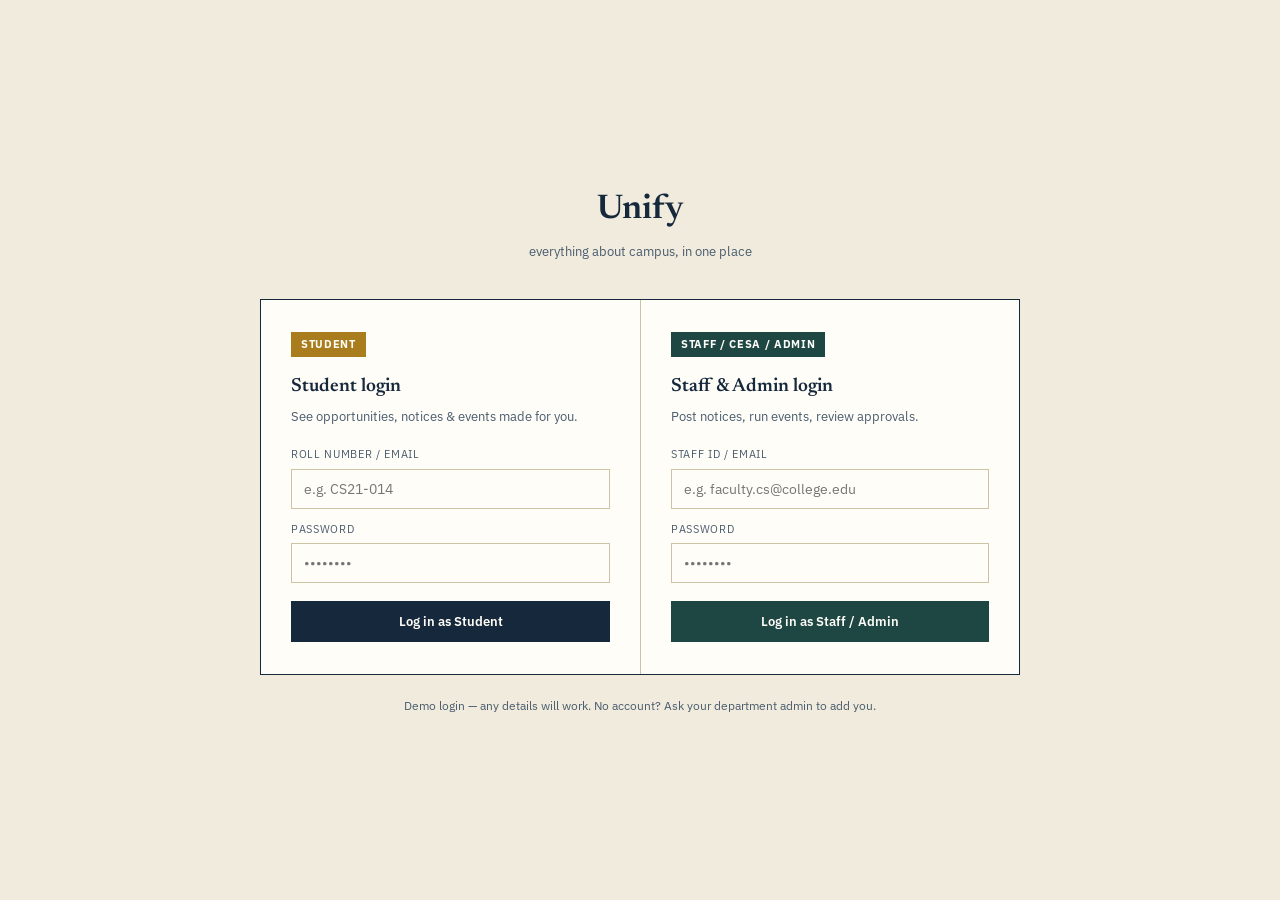
<file: index.html>
<!DOCTYPE html>
<html lang="en">
<head>
<meta charset="UTF-8">
<meta name="viewport" content="width=device-width, initial-scale=1.0">
<title>Unify — Log in</title>
<link rel="preconnect" href="https://fonts.googleapis.com">
<link href="https://fonts.googleapis.com/css2?family=Newsreader:ital,opsz,wght@0,6..72,400;0,6..72,500;0,6..72,600;1,6..72,500&family=IBM+Plex+Sans:wght@400;500;600;700&display=swap" rel="stylesheet">
<link rel="stylesheet" href="style.css">
</head>
<body>

<div id="login-screen">
  <div class="login-logo">
    <div class="mark">Unify</div>
    <div class="tag">everything about campus, in one place</div>
  </div>

  <div id="loginError">Enter both fields to continue.</div>

  <div class="login-cards">
    <div class="login-card student">
      <span class="role-tab">STUDENT</span>
      <h3>Student login</h3>
      <p>See opportunities, notices &amp; events made for you.</p>
      <div class="field"><label>Roll number / email</label><input id="stuUser" type="text" placeholder="e.g. CS21-014"></div>
      <div class="field"><label>Password</label><input id="stuPass" type="password" placeholder="••••••••"></div>
      <button class="btn" onclick="login('student')">Log in as Student</button>
    </div>
    <div class="login-card staff">
      <span class="role-tab">STAFF / CESA / ADMIN</span>
      <h3>Staff &amp; Admin login</h3>
      <p>Post notices, run events, review approvals.</p>
      <div class="field"><label>Staff ID / email</label><input id="staffUser" type="text" placeholder="e.g. faculty.cs@college.edu"></div>
      <div class="field"><label>Password</label><input id="staffPass" type="password" placeholder="••••••••"></div>
      <button class="btn teal" onclick="login('staff')">Log in as Staff / Admin</button>
    </div>
  </div>
  <div class="login-foot">Demo login — any details will work. No account? Ask your department admin to add you.</div>
</div>

<script>
function login(role){
  const userId = role === 'student' ? document.getElementById('stuUser').value.trim() : document.getElementById('staffUser').value.trim();
  const pass = role === 'student' ? document.getElementById('stuPass').value.trim() : document.getElementById('staffPass').value.trim();
  const err = document.getElementById('loginError');
  if(!userId || !pass){
    err.style.display = 'block';
    return;
  }
  err.style.display = 'none';
  sessionStorage.setItem('unify_role', role);
  sessionStorage.setItem('unify_user', userId);
  window.location.href = role === 'student' ? 'student.html' : 'staff.html';
}

// If already logged in this session, skip straight to the right portal.
(function(){
  const existing = sessionStorage.getItem('unify_role');
  if(existing === 'student') window.location.href = 'student.html';
  if(existing === 'staff') window.location.href = 'staff.html';
})();
</script>
</body>
</html>
</file>
<file: style.css>
:root{
  --ink:#16283b;
  --ink-soft:#4a5c6e;
  --paper:#f0ebdd;
  --paper-alt:#e6dfc9;
  --line:#cdc3a4;
  --mustard:#d3a02f;
  --mustard-deep:#a97c1e;
  --brick:#b14833;
  --teal:#2c6864;
  --teal-deep:#1e4744;
  --white:#fffdf8;
  --shadow:0 1px 0 rgba(22,40,59,0.08);
  --radius:2px;
}
*{box-sizing:border-box;}
html,body{overflow-x:hidden;}
html{scroll-behavior:smooth;}
body{
  margin:0;
  background:var(--paper);
  color:var(--ink);
  font-family:'IBM Plex Sans',sans-serif;
  font-size:15px;
  line-height:1.5;
}
h1,h2,h3,.serif{font-family:'Newsreader',serif;}
a{color:inherit;}
img{max-width:100%;}
.wrap{max-width:1180px;margin:0 auto;padding:0 28px;}

/* ---------- Header ---------- */
header.site{
  position:sticky;top:0;z-index:50;
  background:var(--paper);
  border-bottom:1px solid var(--line);
}
.header-inner{
  display:flex;align-items:center;justify-content:space-between;
  padding:18px 28px;max-width:1180px;margin:0 auto;gap:24px;flex-wrap:wrap;
}
.logo{display:flex;align-items:baseline;gap:10px;}
.logo .mark{
  font-family:'Newsreader',serif;font-weight:600;font-size:26px;letter-spacing:0.5px;
}
.logo .tag{font-size:12px;color:var(--ink-soft);border-left:1px solid var(--line);padding-left:10px;}

.role-badge{
  font-size:11px;font-weight:700;letter-spacing:0.06em;padding:6px 12px;color:var(--white);
}
.role-badge.student{background:var(--mustard-deep);}
.role-badge.staff{background:var(--teal-deep);}

/* ---------- Hero ---------- */
.hero{padding:56px 0 40px;border-bottom:1px solid var(--line);}
.hero-grid{display:grid;grid-template-columns:1.15fr 0.85fr;gap:56px;align-items:center;}
.hero h1{font-size:42px;font-weight:500;line-height:1.15;margin:0 0 18px;max-width:16ch;}
.hero p.lede{font-size:16px;color:var(--ink-soft);max-width:46ch;margin:0 0 26px;}
.stat-row{display:flex;gap:34px;flex-wrap:wrap;border-top:1px solid var(--line);padding-top:18px;}
.stat{display:flex;flex-direction:column;}
.stat .n{font-family:'Newsreader',serif;font-size:26px;font-weight:600;}
.stat .l{font-size:12.5px;color:var(--ink-soft);}

.pinboard{position:relative;height:280px;}
.pin-card{
  position:absolute;background:var(--white);border:1px solid var(--line);
  padding:16px 18px;width:230px;box-shadow:var(--shadow);
}
.pin-card b{display:block;font-size:13.5px;margin-bottom:4px;}
.pin-card span{font-size:12px;color:var(--ink-soft);}
.pin-1{top:0;left:10px;transform:rotate(-3deg);}
.pin-2{top:70px;left:150px;transform:rotate(2deg);z-index:2;}
.pin-3{top:170px;left:20px;transform:rotate(1.5deg);}

/* ---------- Section shell ---------- */
.section{padding:44px 0;border-bottom:1px solid var(--line);}
.section-head{display:flex;align-items:baseline;justify-content:space-between;margin-bottom:22px;gap:16px;flex-wrap:wrap;}
.section-head h2{font-size:24px;font-weight:500;margin:0;}
.section-head .desc{font-size:13px;color:var(--ink-soft);}

.layout-2col{display:grid;grid-template-columns:1fr 320px;gap:36px;align-items:start;}

/* ---------- Search ---------- */
.search-bar{display:flex;border:1px solid var(--ink);margin-bottom:24px;background:var(--white);}
.search-bar input{
  flex:1;border:none;background:transparent;padding:13px 16px;font-size:14px;font-family:inherit;color:var(--ink);
}
.search-bar input:focus{outline:none;}
.search-bar button{border:none;border-left:1px solid var(--ink);background:var(--ink);color:var(--white);padding:0 20px;font-weight:600;font-size:13px;cursor:pointer;}
.chip-row{display:flex;gap:8px;margin-bottom:22px;flex-wrap:wrap;}
.chip{
  font-size:12.5px;padding:6px 13px;border:1px solid var(--line);border-radius:20px;background:var(--white);cursor:pointer;color:var(--ink-soft);
}
.chip.active{background:var(--ink);color:var(--white);border-color:var(--ink);}

/* ---------- Index-card (opportunity/notice) ---------- */
.card-list{display:flex;flex-direction:column;gap:0;}
.idx-card{
  display:grid;grid-template-columns:64px 1fr auto;gap:16px;align-items:start;
  padding:18px 0;border-top:1px solid var(--line);
}
.card-list .idx-card:last-child{border-bottom:1px solid var(--line);}
.idx-tab{
  font-family:'Newsreader',serif;font-size:12.5px;font-weight:600;color:var(--white);
  background:var(--mustard-deep);padding:4px 8px;text-align:center;align-self:start;
}
.idx-tab.urgent{background:var(--brick);}
.idx-tab.event{background:var(--teal-deep);}
.idx-body b.title{display:block;font-size:15.5px;font-weight:600;margin-bottom:4px;}
.idx-body .meta{font-size:12.5px;color:var(--ink-soft);}
.idx-body .meta span{margin-right:14px;}
.idx-right{text-align:right;display:flex;flex-direction:column;align-items:flex-end;gap:6px;min-width:120px;}
.countdown{font-size:12.5px;font-weight:600;color:var(--brick);}
.countdown.calm{color:var(--ink-soft);font-weight:500;}
.btn{
  font-family:inherit;font-size:12.5px;font-weight:600;padding:8px 14px;cursor:pointer;border:1px solid var(--ink);background:var(--ink);color:var(--white);
}
.btn.ghost{background:transparent;color:var(--ink);}
.btn.small{padding:6px 10px;font-size:11.5px;}
.btn.teal{background:var(--teal-deep);border-color:var(--teal-deep);}
.btn.brick{background:var(--brick);border-color:var(--brick);}

/* ---------- Sidebar widgets ---------- */
.widget{background:var(--white);border:1px solid var(--line);padding:18px 20px;margin-bottom:20px;}
.widget h3{font-size:14px;margin:0 0 14px;font-weight:600;font-family:'IBM Plex Sans',sans-serif;letter-spacing:0.2px;padding-bottom:10px;border-bottom:1px solid var(--line);}
.deadline-row{display:flex;justify-content:space-between;font-size:13px;padding:8px 0;border-bottom:1px dashed var(--line);}
.deadline-row:last-child{border-bottom:none;}
.deadline-row .d{font-weight:600;color:var(--brick);font-size:12px;}

.notif-item{font-size:12.5px;padding:9px 0;border-bottom:1px dashed var(--line);color:var(--ink-soft);}
.notif-item:last-child{border-bottom:none;}
.notif-item b{color:var(--ink);display:block;font-size:13px;margin-bottom:2px;}

/* ---------- Events history / doubts ---------- */
.accordion{border-top:1px solid var(--line);}
.acc-head{display:flex;justify-content:space-between;padding:14px 0;cursor:pointer;font-size:14px;font-weight:600;border-bottom:1px solid var(--line);}
.acc-head span.arrow{transition:transform 0.15s;}
.acc-body{display:none;padding:14px 0 20px;font-size:13px;color:var(--ink-soft);}
.acc-body.open{display:block;}
.acc-head.open span.arrow{transform:rotate(45deg);}

.doubt-box{margin-top:24px;background:var(--white);border:1px solid var(--line);padding:20px;}
.doubt-item{font-size:13px;padding:10px 0;border-bottom:1px dashed var(--line);}
.doubt-item b{display:block;margin-bottom:3px;}
.doubt-reply{margin-top:6px;padding-left:14px;border-left:2px solid var(--teal);color:var(--ink-soft);}
.ask-row{display:flex;gap:8px;margin-top:14px;}
.ask-row input{flex:1;border:1px solid var(--line);padding:10px 12px;font-family:inherit;font-size:13px;}

/* ---------- Staff portal ---------- */
.form-grid{display:grid;grid-template-columns:1fr 1fr;gap:12px;margin-bottom:14px;}
.form-grid.full{grid-template-columns:1fr;}
.field label{display:block;font-size:11.5px;text-transform:uppercase;letter-spacing:0.06em;color:var(--ink-soft);margin-bottom:6px;}
.field input,.field select,.field textarea{
  width:100%;border:1px solid var(--line);padding:10px 12px;font-family:inherit;font-size:13.5px;background:var(--white);color:var(--ink);
}
.field textarea{resize:vertical;min-height:70px;}
.staff-panel{background:var(--white);border:1px solid var(--line);padding:22px;margin-bottom:24px;}
.staff-panel h3{margin:0 0 16px;font-size:15px;font-weight:600;}

.manage-row{display:flex;justify-content:space-between;align-items:center;padding:12px 0;border-top:1px solid var(--line);gap:12px;flex-wrap:wrap;}
.manage-row:last-child{border-bottom:1px solid var(--line);}
.manage-row .mr-title{font-size:13.5px;font-weight:600;}
.manage-row .mr-meta{font-size:11.5px;color:var(--ink-soft);}
.tag-pill{font-size:10.5px;padding:3px 8px;border-radius:12px;font-weight:600;}
.tag-pill.published{background:#e2ede0;color:#2f6b3a;}

.attendee-row{display:flex;justify-content:space-between;align-items:center;padding:9px 0;border-top:1px dashed var(--line);font-size:13px;}
.attendee-row label{display:flex;align-items:center;gap:8px;cursor:pointer;}

.gap-bar-row{display:grid;grid-template-columns:130px 1fr 40px;align-items:center;gap:12px;margin-bottom:12px;}
.gap-bar-row .glabel{font-size:12.5px;}
.gap-track{height:14px;background:var(--paper-alt);}
.gap-fill{height:100%;background:var(--teal);}
.gap-count{font-size:12px;text-align:right;color:var(--ink-soft);}

.role-strip{display:flex;gap:0;border:1px solid var(--line);margin-bottom:24px;}
.role-strip div{flex:1;padding:16px;border-right:1px solid var(--line);font-size:12.5px;}
.role-strip div:last-child{border-right:none;}
.role-strip b{display:block;font-size:13.5px;margin-bottom:4px;}

footer{padding:30px 0;text-align:center;font-size:12px;color:var(--ink-soft);}

/* ---------- Login ---------- */
#login-screen{
  min-height:100vh;display:flex;flex-direction:column;align-items:center;justify-content:center;
  padding:60px 20px;width:100%;
}
.login-logo{text-align:center;margin-bottom:38px;}
.login-logo .mark{font-family:'Newsreader',serif;font-size:34px;font-weight:600;}
.login-logo .tag{font-size:13px;color:var(--ink-soft);margin-top:6px;}
.login-cards{display:grid;grid-template-columns:1fr 1fr;gap:0;max-width:760px;width:100%;border:1px solid var(--ink);background:var(--white);}
.login-card{padding:32px 30px;}
.login-card + .login-card{border-left:1px solid var(--line);}
.login-card .role-tab{
  display:inline-block;font-size:11px;font-weight:700;letter-spacing:0.06em;padding:4px 10px;color:var(--white);margin-bottom:16px;
}
.login-card.student .role-tab{background:var(--mustard-deep);}
.login-card.staff .role-tab{background:var(--teal-deep);}
.login-card h3{margin:0 0 6px;font-size:19px;font-weight:600;}
.login-card p{margin:0 0 20px;font-size:12.5px;color:var(--ink-soft);}
.login-card .field{margin-bottom:12px;}
.login-card .field label{font-size:11px;}
.login-card button.btn{width:100%;padding:11px 0;font-size:13px;margin-top:6px;}
.login-foot{margin-top:22px;font-size:12px;color:var(--ink-soft);text-align:center;}
#loginError{display:none;max-width:760px;width:100%;margin-bottom:14px;font-size:12.5px;color:var(--brick);text-align:center;}

@media (max-width:640px){
  .login-cards{grid-template-columns:1fr;}
  .login-card + .login-card{border-left:none;border-top:1px solid var(--line);}
}

@media (max-width:860px){
  .wrap{padding:0 18px;}
  .header-inner{padding:14px 18px;}
  .hero{padding:38px 0 30px;}
  .hero-grid{grid-template-columns:1fr;gap:28px;}
  .hero h1{font-size:32px;max-width:none;}
  .pinboard{display:none;}
  .section{padding:32px 0;}
  .layout-2col{grid-template-columns:1fr;gap:24px;}
  .idx-card{grid-template-columns:44px 1fr;}
  .idx-right{grid-column:1/-1;flex-direction:row;justify-content:space-between;align-items:center;width:100%;margin-top:6px;}
  .form-grid{grid-template-columns:1fr;}
  .role-strip{flex-direction:column;}
  .role-strip div{border-right:none;border-bottom:1px solid var(--line);}
  .role-strip div:last-child{border-bottom:none;}
}

@media (max-width:600px){
  body{font-size:14px;}
  .header-inner{flex-direction:column;align-items:stretch;gap:12px;}
  .logo{flex-wrap:wrap;row-gap:4px;}
  .logo .tag{border-left:none;padding-left:0;flex-basis:100%;}
  .header-inner > div{justify-content:space-between;}
  .stat-row{gap:20px;}
  .stat .n{font-size:21px;}
  .idx-card{grid-template-columns:1fr;}
  .idx-tab{width:fit-content;}
  .search-bar{flex-direction:column;}
  .search-bar button{border-left:none;border-top:1px solid var(--ink);padding:12px 0;}
  .gap-bar-row{grid-template-columns:1fr;gap:4px;}
  .gap-count{text-align:left;}
  .manage-row{flex-direction:column;align-items:flex-start;gap:8px;}
  .login-cards{border-left:none;border-right:none;}
  .login-card{padding:26px 22px;}
}
</file>
